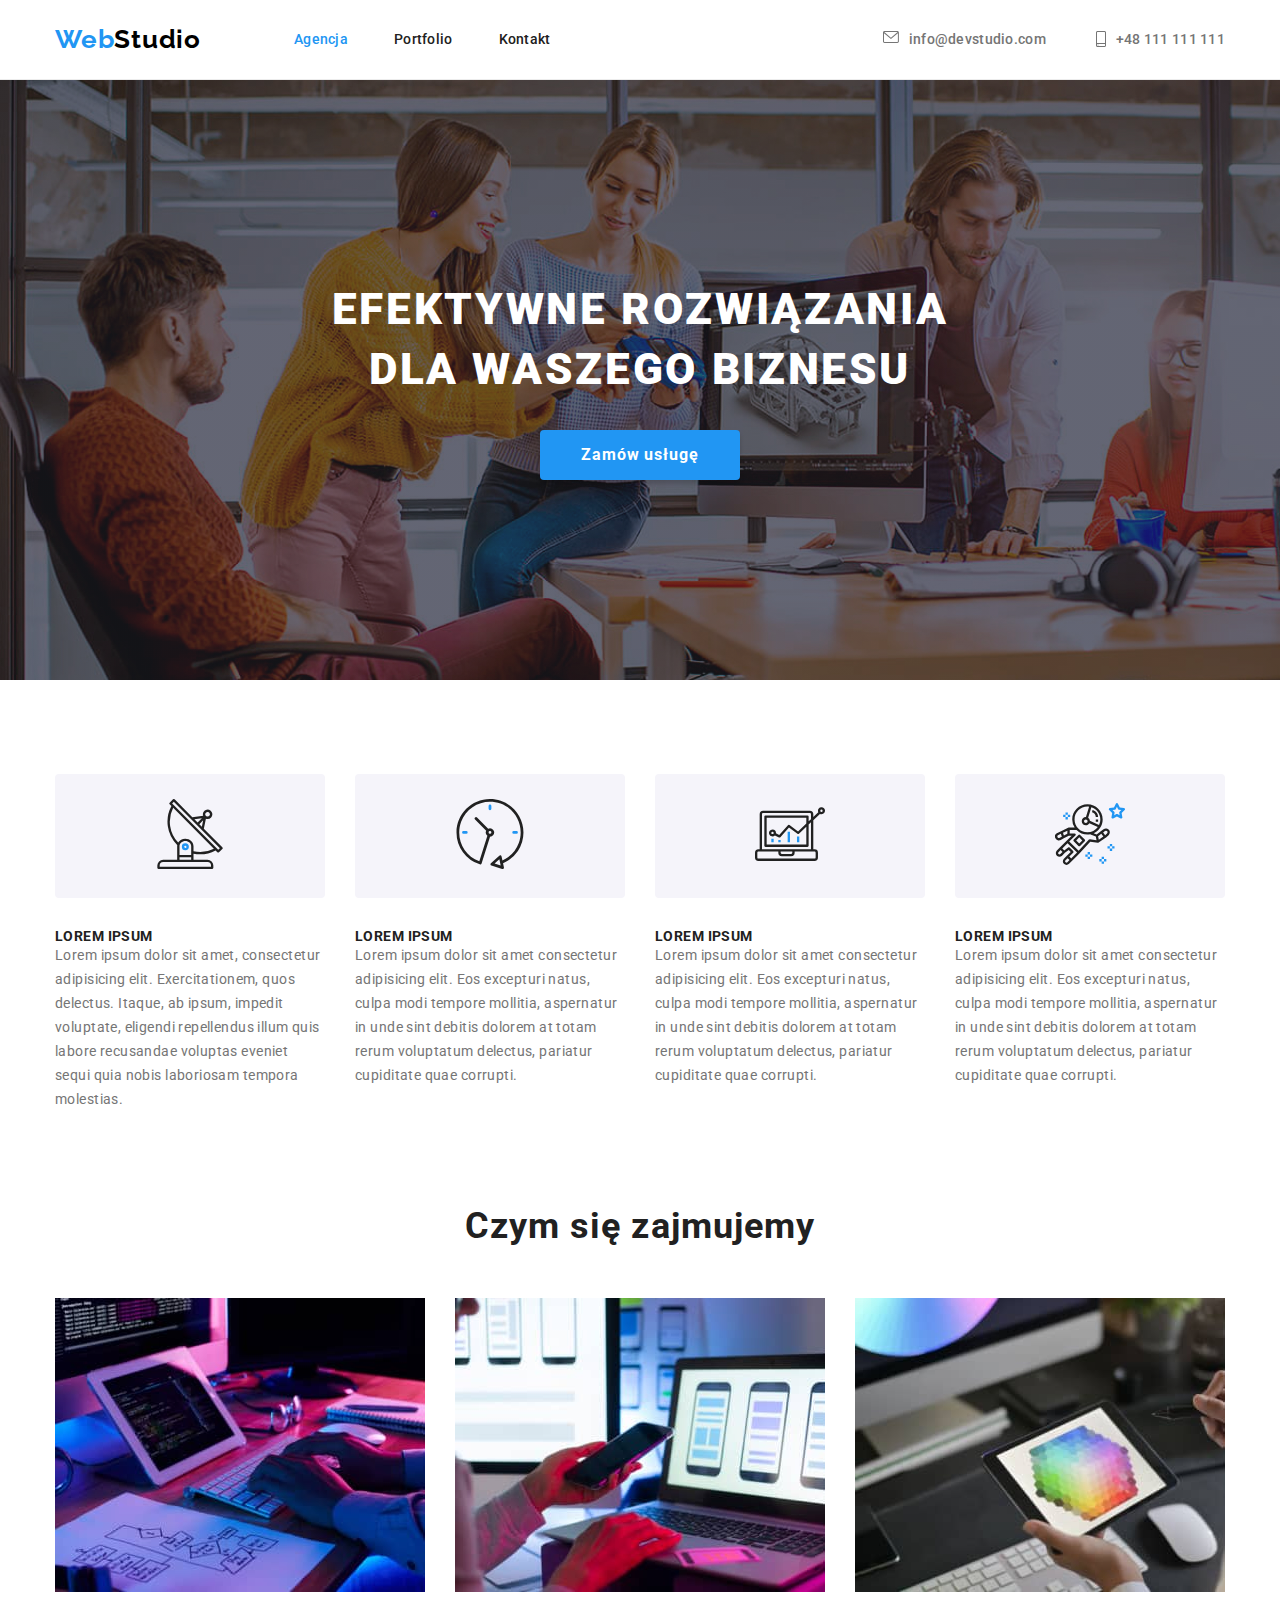
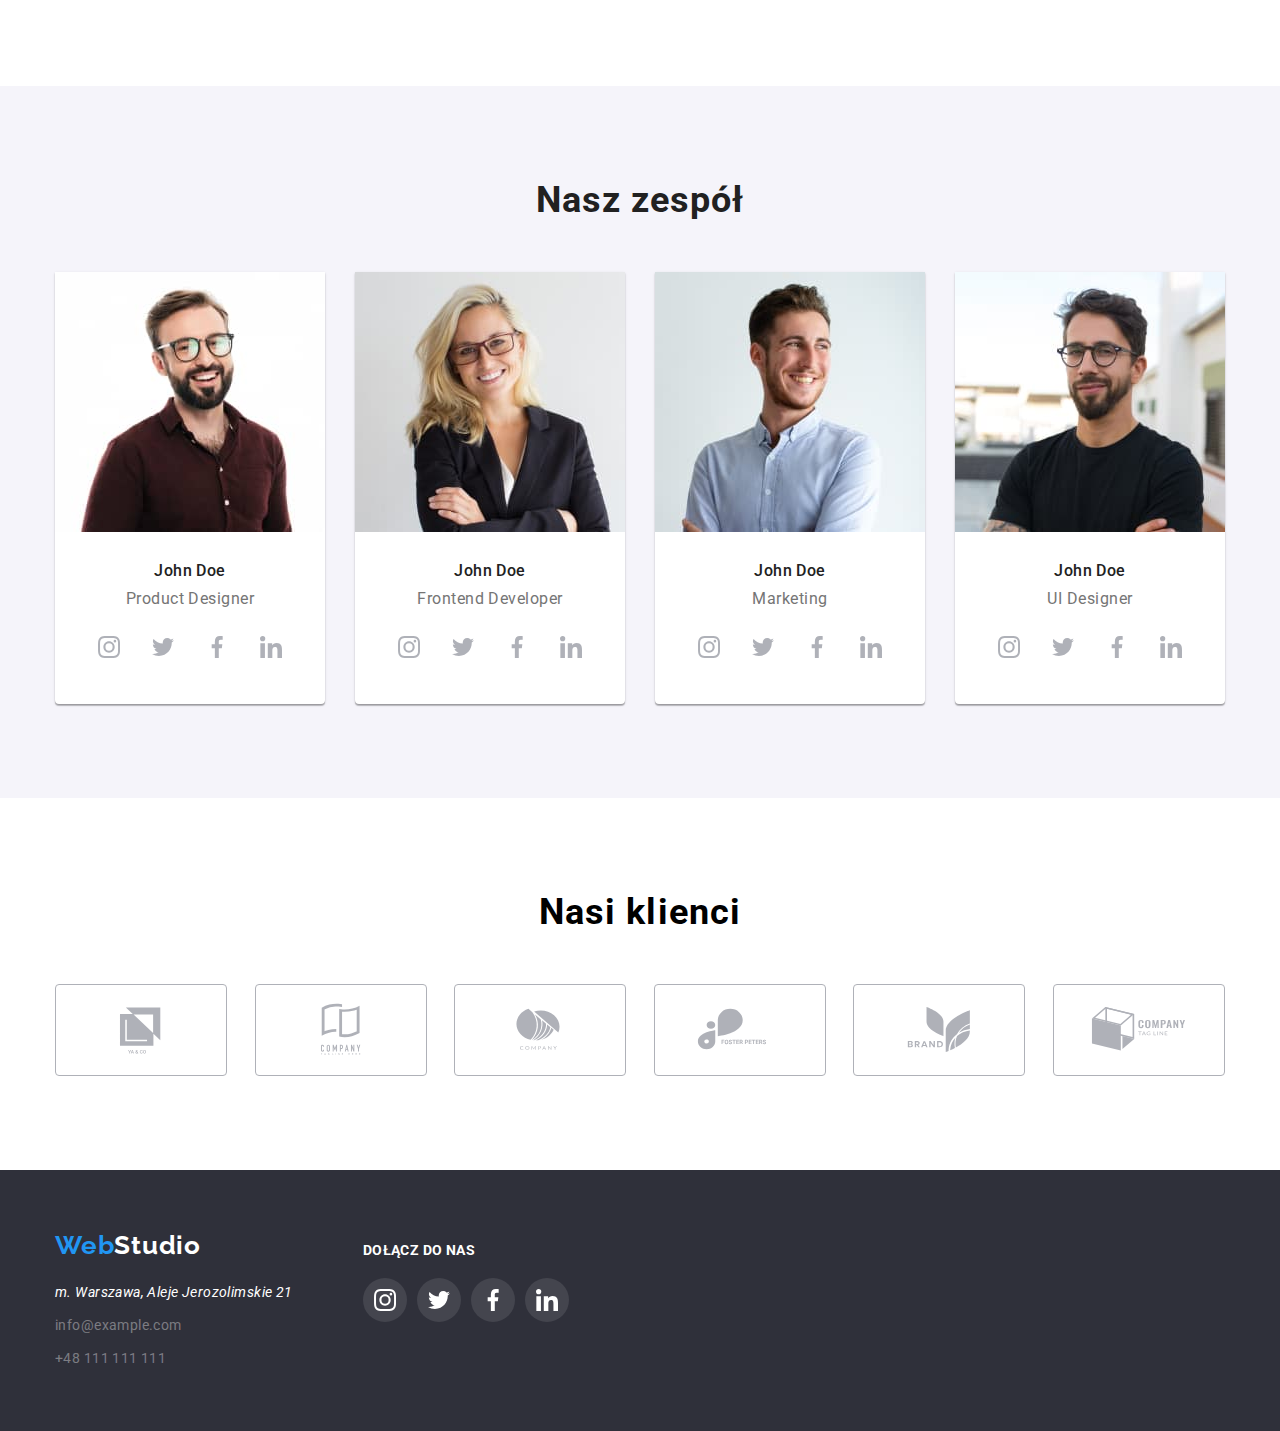
<file: index.html>
<!DOCTYPE html>
<html lang="pl">
	<head>
		<meta charset="UTF-8" />
		<meta http-equiv="X-UA-Compatible" content="IE=edge" />
		<meta name="viewport" content="width=device-width, initial-scale=1.0" />
		<link
			href="https://fonts.googleapis.com/css2?family=Raleway:wght@700&family=Roboto:wght@400;500;700;900&display=swap"
			rel="stylesheet"
		/>
		<link
			rel="stylesheet"
			href="https://cdnjs.cloudflare.com/ajax/libs/modern-normalize/1.0.0/modern-normalize.min.css"
		/>
		<link rel="stylesheet" href="css/styles.css" />
		<title>Document</title>
	</head>
	<body>
		<header class="header_box">
			<div class="conteiner header__conteiner--flex">
				<a href="index.html" class="header__logo"><span>Web</span>Studio</a>
				<nav class="header__nav">
					<ul class="header__nav--list">
						<li>
							<a href="index.html" class="header__nav--link active__page">Agencja</a>
						</li>
						<li>
							<a href="portfolio.html" class="header__nav--link">Portfolio</a>
						</li>
						<li><a href="#" class="header__nav--link">Kontakt</a></li>
					</ul>
				</nav>
				<ul class="header__contact--list">
					<li>
						<a href="mailto:info@devstudio.com" class="header__contact--mail"
							><svg class="header__contact--mail_icon" width="16" height="12">
								<use href="./images/icons.svg#icon-envelope"></use></svg
							><span>info@devstudio.com</span></a
						>
					</li>
					<li>
						<a href="tel:+48111111111" class="header__contact--phone"
							><svg class="header__contact--phone_icon" width="10" height="16">
								<use href="./images/icons.svg#icon-smartphone"></use></svg
							><span>+48 111 111 111</span></a
						>
					</li>
				</ul>
			</div>
		</header>
		<main>
			<section class="section__effective_solutions section">
				<div class="conteiner">
					<h1 class="section__effective_solutions--title">
						Efektywne rozwiązania dla waszego biznesu
					</h1>
					<button type="button" class="section__effective_solutions--button">
						<span>Zamów usługę</span>
					</button>
				</div>
			</section>
			<section class="section__loremipsum section">
				<div class="conteiner">
					<ul class="section__loremipsum--list">
						<li>
							<figure>
								<div class="section__loremipsum--image_box">
									<svg width="70" height="70">
										<use href="./images/icons.svg#icon-antenna-1"></use>
									</svg>
								</div>
								<figcaption>
									<h3 class="section__loremipsum--heading">LOREM IPSUM</h3>
									<p class="section__loremipsum--paragraph">
										Lorem ipsum dolor sit amet, consectetur adipisicing elit. Exercitationem, quos
										delectus. Itaque, ab ipsum, impedit voluptate, eligendi repellendus illum quis
										labore recusandae voluptas eveniet sequi quia nobis laboriosam tempora
										molestias.
									</p>
								</figcaption>
							</figure>
						</li>
						<li>
							<figure>
								<div class="section__loremipsum--image_box">
									<svg width="70" height="70">
										<use href="./images/icons.svg#icon-clock-1"></use>
									</svg>
								</div>
								<figcaption>
									<h3 class="section__loremipsum--heading">LOREM IPSUM</h3>
									<p class="section__loremipsum--paragraph">
										Lorem ipsum dolor sit amet consectetur adipisicing elit. Eos excepturi natus,
										culpa modi tempore mollitia, aspernatur in unde sint debitis dolorem at totam
										rerum voluptatum delectus, pariatur cupiditate quae corrupti.
									</p>
								</figcaption>
							</figure>
						</li>
						<li>
							<figure>
								<div class="section__loremipsum--image_box">
									<svg width="70" height="70">
										<use href="./images/icons.svg#icon-diagram-1"></use>
									</svg>
								</div>
								<figcaption>
									<h3 class="section__loremipsum--heading">LOREM IPSUM</h3>
									<p class="section__loremipsum--paragraph">
										Lorem ipsum dolor sit amet consectetur adipisicing elit. Eos excepturi natus,
										culpa modi tempore mollitia, aspernatur in unde sint debitis dolorem at totam
										rerum voluptatum delectus, pariatur cupiditate quae corrupti.
									</p>
								</figcaption>
							</figure>
						</li>
						<li>
							<figure>
								<div class="section__loremipsum--image_box">
									<svg width="70" height="70">
										<use href="./images/icons.svg#icon-astronaut-1"></use>
									</svg>
								</div>
								<figcaption>
									<h3 class="section__loremipsum--heading">LOREM IPSUM</h3>
									<p class="section__loremipsum--paragraph">
										Lorem ipsum dolor sit amet consectetur adipisicing elit. Eos excepturi natus,
										culpa modi tempore mollitia, aspernatur in unde sint debitis dolorem at totam
										rerum voluptatum delectus, pariatur cupiditate quae corrupti.
									</p>
								</figcaption>
							</figure>
						</li>
					</ul>
				</div>
			</section>
			<section class="section__job section">
				<div class="conteiner">
					<h2 class="section__job--heading">Czym się zajmujemy</h2>
					<ul class="section__job--list">
						<li>
							<img
								src="images/what-you-doing1.jpg"
								height="294"
								width="370"
								alt="Mężczyzna siedzi przy biurku i pisze kod na klawiaturze komputera. Obok klawiatury leży kartka z narysowanym schematem blokowym. "
							/>
						</li>

						<li>
							<img
								src="images/what-you-doing3.jpg"
								height="294"
								width="370"
								alt="Osoba trzyma telefon w lewej dłoni. Prawą dłoń ma umieszoną na gładziku komputera. Na ekranie komputera widać gify z telefonami"
							/>
						</li>
						<li>
							<img
								src="images/what-you-doing2.jpg"
								height="294"
								width="370"
								alt="Osoba trzyma tablet lewą ręką, w prawej trzyma długopis. Na tablecie jest wyświetlona paleta barw."
							/>
						</li>
					</ul>
				</div>
			</section>

			<section class="section__team section">
				<div class="conteiner">
					<h2 class="section__team--heading">Nasz zespół</h2>
					<ul class="section__team--list">
						<li>
							<figure class="section__team--figure">
								<img
									src="images/emp1.jpg"
									height="260"
									width="270"
									alt="Brodaty mężczyzna, w okularach. Ubrany jest w brązową dobrze dopasowaną koszulę."
								/>
								<figcaption class="section__team--figure_description">
									<h4>John Doe</h4>
									<p>Product Designer</p>
									<ul class="section__team--social_media">
										<li>
											<a
												class="section__team--social_media_link"
												href="https://www.instagram.com/"
												target="_blank"
												><svg width="44" height="44">
													<circle
														class="section__team--social_media_circle"
														r="22"
														cx="22"
														cy="22"
													/>
													<use
														class="section__team--social_media_icon"
														width="22"
														height="22"
														x="11"
														y="11"
														href="./images/icons.svg#icon-instagram-2"
													></use>
												</svg>
											</a>
										</li>
										<li>
											<a
												class="section__team--social_media_link"
												href="https://twitter.com/"
												target="_blank"
											>
												<svg width="44" height="44">
													<circle
														class="section__team--social_media_circle"
														r="22"
														cx="22"
														cy="22"
													/>
													<use
														class="section__team--social_media_icon"
														width="22"
														height="22"
														x="11"
														y="11"
														href="./images/icons.svg#icon-twitter-1"
													></use>
												</svg>
											</a>
										</li>
										<li>
											<a
												class="section__team--social_media_link"
												href="https://facebook.com/"
												target="_blank"
											>
												<svg width="44" height="44">
													<circle
														class="section__team--social_media_circle"
														r="22"
														cx="22"
														cy="22"
													/>
													<use
														class="section__team--social_media_icon"
														width="22"
														height="22"
														x="11"
														y="11"
														href="./images/icons.svg#icon-facebook-1"
													></use>
												</svg>
											</a>
										</li>
										<li>
											<a
												class="section__team--social_media_link"
												href="https://www.linkedin.com/"
												target="_blank"
											>
												<svg width="44" height="44">
													<circle
														class="section__team--social_media_circle"
														r="22"
														cx="22"
														cy="22"
													/>
													<use
														class="section__team--social_media_icon"
														width="22"
														height="22"
														x="11"
														y="11"
														href="./images/icons.svg#icon-linkedin-1"
													></use>
												</svg>
											</a>
										</li>
									</ul>
								</figcaption>
							</figure>
						</li>
						<li>
							<figure class="section__team--figure">
								<img
									src="images/emp2.jpg"
									height="260"
									width="270"
									alt="Dziewczyna, w bląd włosach. Ubrana w ciemną biznesową marynarkę. Ma okulary na twarzy i się usmiecha."
								/>
								<figcaption class="section__team--figure_description">
									<h4>John Doe</h4>
									<p>Frontend Developer</p>
									<ul class="section__team--social_media">
										<li>
											<a
												class="section__team--social_media_link"
												href="https://www.instagram.com/"
												target="_blank"
												><svg width="44" height="44">
													<circle
														class="section__team--social_media_circle"
														r="22"
														cx="22"
														cy="22"
													/>
													<use
														class="section__team--social_media_icon"
														width="22"
														height="22"
														x="11"
														y="11"
														href="./images/icons.svg#icon-instagram-2"
													></use>
												</svg>
											</a>
										</li>
										<li>
											<a
												class="section__team--social_media_link"
												href="https://twitter.com/"
												target="_blank"
											>
												<svg width="44" height="44">
													<circle
														class="section__team--social_media_circle"
														r="22"
														cx="22"
														cy="22"
													/>
													<use
														class="section__team--social_media_icon"
														width="22"
														height="22"
														x="11"
														y="11"
														href="./images/icons.svg#icon-twitter-1"
													></use>
												</svg>
											</a>
										</li>
										<li>
											<a
												class="section__team--social_media_link"
												href="https://facebook.com/"
												target="_blank"
											>
												<svg width="44" height="44">
													<circle
														class="section__team--social_media_circle"
														r="22"
														cx="22"
														cy="22"
													/>
													<use
														class="section__team--social_media_icon"
														width="22"
														height="22"
														x="11"
														y="11"
														href="./images/icons.svg#icon-facebook-1"
													></use>
												</svg>
											</a>
										</li>
										<li>
											<a
												class="section__team--social_media_link"
												href="https://www.linkedin.com/"
												target="_blank"
											>
												<svg width="44" height="44">
													<circle
														class="section__team--social_media_circle"
														r="22"
														cx="22"
														cy="22"
													/>
													<use
														class="section__team--social_media_icon"
														width="22"
														height="22"
														x="11"
														y="11"
														href="./images/icons.svg#icon-linkedin-1"
													></use>
												</svg>
											</a>
										</li>
									</ul>
								</figcaption>
							</figure>
						</li>
						<li>
							<figure class="section__team--figure">
								<img
									src="images/emp3.jpg"
									height="260"
									width="270"
									alt="Usmiechniety, młody mężczyzna, z delikatnym zarostem. Ubrany w białą koszulę."
								/>
								<figcaption class="section__team--figure_description">
									<h4>John Doe</h4>
									<p>Marketing</p>
									<ul class="section__team--social_media">
										<li>
											<a
												class="section__team--social_media_link"
												href="https://www.instagram.com/"
												target="_blank"
												><svg width="44" height="44">
													<circle
														class="section__team--social_media_circle"
														r="22"
														cx="22"
														cy="22"
													/>
													<use
														class="section__team--social_media_icon"
														width="22"
														height="22"
														x="11"
														y="11"
														href="./images/icons.svg#icon-instagram-2"
													></use>
												</svg>
											</a>
										</li>
										<li>
											<a
												class="section__team--social_media_link"
												href="https://twitter.com/"
												target="_blank"
											>
												<svg width="44" height="44">
													<circle
														class="section__team--social_media_circle"
														r="22"
														cx="22"
														cy="22"
													/>
													<use
														class="section__team--social_media_icon"
														width="22"
														height="22"
														x="11"
														y="11"
														href="./images/icons.svg#icon-twitter-1"
													></use>
												</svg>
											</a>
										</li>
										<li>
											<a
												class="section__team--social_media_link"
												href="https://facebook.com/"
												target="_blank"
											>
												<svg width="44" height="44">
													<circle
														class="section__team--social_media_circle"
														r="22"
														cx="22"
														cy="22"
													/>
													<use
														class="section__team--social_media_icon"
														width="22"
														height="22"
														x="11"
														y="11"
														href="./images/icons.svg#icon-facebook-1"
													></use>
												</svg>
											</a>
										</li>
										<li>
											<a
												class="section__team--social_media_link"
												href="https://www.linkedin.com/"
												target="_blank"
											>
												<svg width="44" height="44">
													<circle
														class="section__team--social_media_circle"
														r="22"
														cx="22"
														cy="22"
													/>
													<use
														class="section__team--social_media_icon"
														width="22"
														height="22"
														x="11"
														y="11"
														href="./images/icons.svg#icon-linkedin-1"
													></use>
												</svg>
											</a>
										</li>
									</ul>
								</figcaption>
							</figure>
						</li>
						<li>
							<figure class="section__team--figure">
								<img
									src="images/emp4.jpg"
									height="260"
									width="270"
									alt="Mężczyzna z zarostem. Ma okulary na twarzy. Ubrany w czarny t-shirt"
								/>
								<figcaption class="section__team--figure_description">
									<h4>John Doe</h4>
									<p>UI Designer</p>
									<ul class="section__team--social_media">
										<li>
											<a
												class="section__team--social_media_link"
												href="https://www.instagram.com/"
												target="_blank"
												><svg width="44" height="44">
													<circle
														class="section__team--social_media_circle"
														r="22"
														cx="22"
														cy="22"
													/>
													<use
														class="section__team--social_media_icon"
														width="22"
														height="22"
														x="11"
														y="11"
														href="./images/icons.svg#icon-instagram-2"
													></use>
												</svg>
											</a>
										</li>
										<li>
											<a
												class="section__team--social_media_link"
												href="https://twitter.com/"
												target="_blank"
											>
												<svg width="44" height="44">
													<circle
														class="section__team--social_media_circle"
														r="22"
														cx="22"
														cy="22"
													/>
													<use
														class="section__team--social_media_icon"
														width="22"
														height="22"
														x="11"
														y="11"
														href="./images/icons.svg#icon-twitter-1"
													></use>
												</svg>
											</a>
										</li>
										<li>
											<a
												class="section__team--social_media_link"
												href="https://facebook.com/"
												target="_blank"
											>
												<svg width="44" height="44">
													<circle
														class="section__team--social_media_circle"
														r="22"
														cx="22"
														cy="22"
													/>
													<use
														class="section__team--social_media_icon"
														width="22"
														height="22"
														x="11"
														y="11"
														href="./images/icons.svg#icon-facebook-1"
													></use>
												</svg>
											</a>
										</li>
										<li>
											<a
												class="section__team--social_media_link"
												href="https://www.linkedin.com/"
												target="_blank"
											>
												<svg width="44" height="44">
													<circle
														class="section__team--social_media_circle"
														r="22"
														cx="22"
														cy="22"
													/>
													<use
														class="section__team--social_media_icon"
														width="22"
														height="22"
														x="11"
														y="11"
														href="./images/icons.svg#icon-linkedin-1"
													></use>
												</svg>
											</a>
										</li>
									</ul>
								</figcaption>
							</figure>
						</li>
					</ul>
				</div>
			</section>
			<section class="section__customers section">
				<div class="conteiner">
					<h2 class="section__customers--heading">Nasi klienci</h2>
					<ul class="section__customers--list">
						<li class="section__customers--list_item">
							<a class="section__customers--img" href="#">
								<svg width="106" height="60">
									<use href="./images/icons.svg#icon-Logo-1"></use>
								</svg>
							</a>
						</li>
						<li class="section__customers--list_item">
							<a class="section__customers--img" href="#">
								<svg width="106" height="60">
									<use href="./images/icons.svg#icon-Logo-2"></use>
								</svg>
							</a>
						</li>
						<li class="section__customers--list_item">
							<a class="section__customers--img" href="#">
								<svg width="106" height="60">
									<use href="./images/icons.svg#icon-Logo-3"></use>
								</svg>
							</a>
						</li>
						<li class="section__customers--list_item">
							<a class="section__customers--img" href="#">
								<svg width="106" height="60">
									<use href="./images/icons.svg#icon-Logo-4"></use>
								</svg>
							</a>
						</li>
						<li class="section__customers--list_item">
							<a class="section__customers--img" href="#">
								<svg width="106" height="60">
									<use href="./images/icons.svg#icon-Logo-5"></use>
								</svg>
							</a>
						</li>
						<li class="section__customers--list_item">
							<a class="section__customers--img" href="#">
								<svg width="106" height="60">
									<use href="./images/icons.svg#icon-Logo-6"></use>
								</svg>
							</a>
						</li>
					</ul>
				</div>
			</section>
		</main>
		<footer class="footer--box">
			<div class="conteiner footer_flex">
				<div>
					<h3 class="footer--heading"><span>Web</span>Studio</h3>
					<address class="footer--address">m. Warszawa, Aleje Jerozolimskie 21</address>
					<ul class="footer--list">
						<li>
							<a href="mailto:info@example.com" class="footer__contact--mail">info@example.com</a>
						</li>
						<li>
							<a href="tel:+48111111111" class="footer__contact--phone">+48 111 111 111</a>
						</li>
					</ul>
				</div>
				<div class="footer__social_media--box">
					<h3 class="footer__social_media--heading">Dołącz do nas</h3>
					<ul class="footer__social_media--list">
						<li>
							<a
								class="footer__social_media--link"
								href="https://www.instagram.com/"
								target="_blank"
								><svg width="44" height="44">
									<circle class="footer__social_media--circle" r="22" cx="22" cy="22" />
									<use
										class="footer__social_media--icon"
										width="22"
										height="22"
										x="11"
										y="11"
										href="./images/icons.svg#icon-instagram-2"
									></use>
								</svg>
							</a>
						</li>
						<li>
							<a class="footer__social_media--link" href="https://twitter.com/" target="_blank">
								<svg width="44" height="44">
									<circle class="footer__social_media--circle" r="22" cx="22" cy="22" />
									<use
										class="footer__social_media--icon"
										width="22"
										height="22"
										x="11"
										y="11"
										href="./images/icons.svg#icon-twitter-1"
									></use>
								</svg>
							</a>
						</li>
						<li>
							<a class="footer__social_media--link" href="https://facebook.com/" target="_blank">
								<svg width="44" height="44">
									<circle class="footer__social_media--circle" r="22" cx="22" cy="22" />
									<use
										class="footer__social_media--icon"
										width="22"
										height="22"
										x="11"
										y="11"
										href="./images/icons.svg#icon-facebook-1"
									></use>
								</svg>
							</a>
						</li>
						<li>
							<a
								class="footer__social_media--link"
								href="https://www.linkedin.com/"
								target="_blank"
							>
								<svg width="44" height="44">
									<circle class="footer__social_media--circle" r="22" cx="22" cy="22" />
									<use
										class="footer__social_media--icon"
										width="22"
										height="22"
										x="11"
										y="11"
										href="./images/icons.svg#icon-linkedin-1"
									></use>
								</svg>
							</a>
						</li>
					</ul>
				</div>
			</div>
		</footer>
	</body>
</html>
</file>
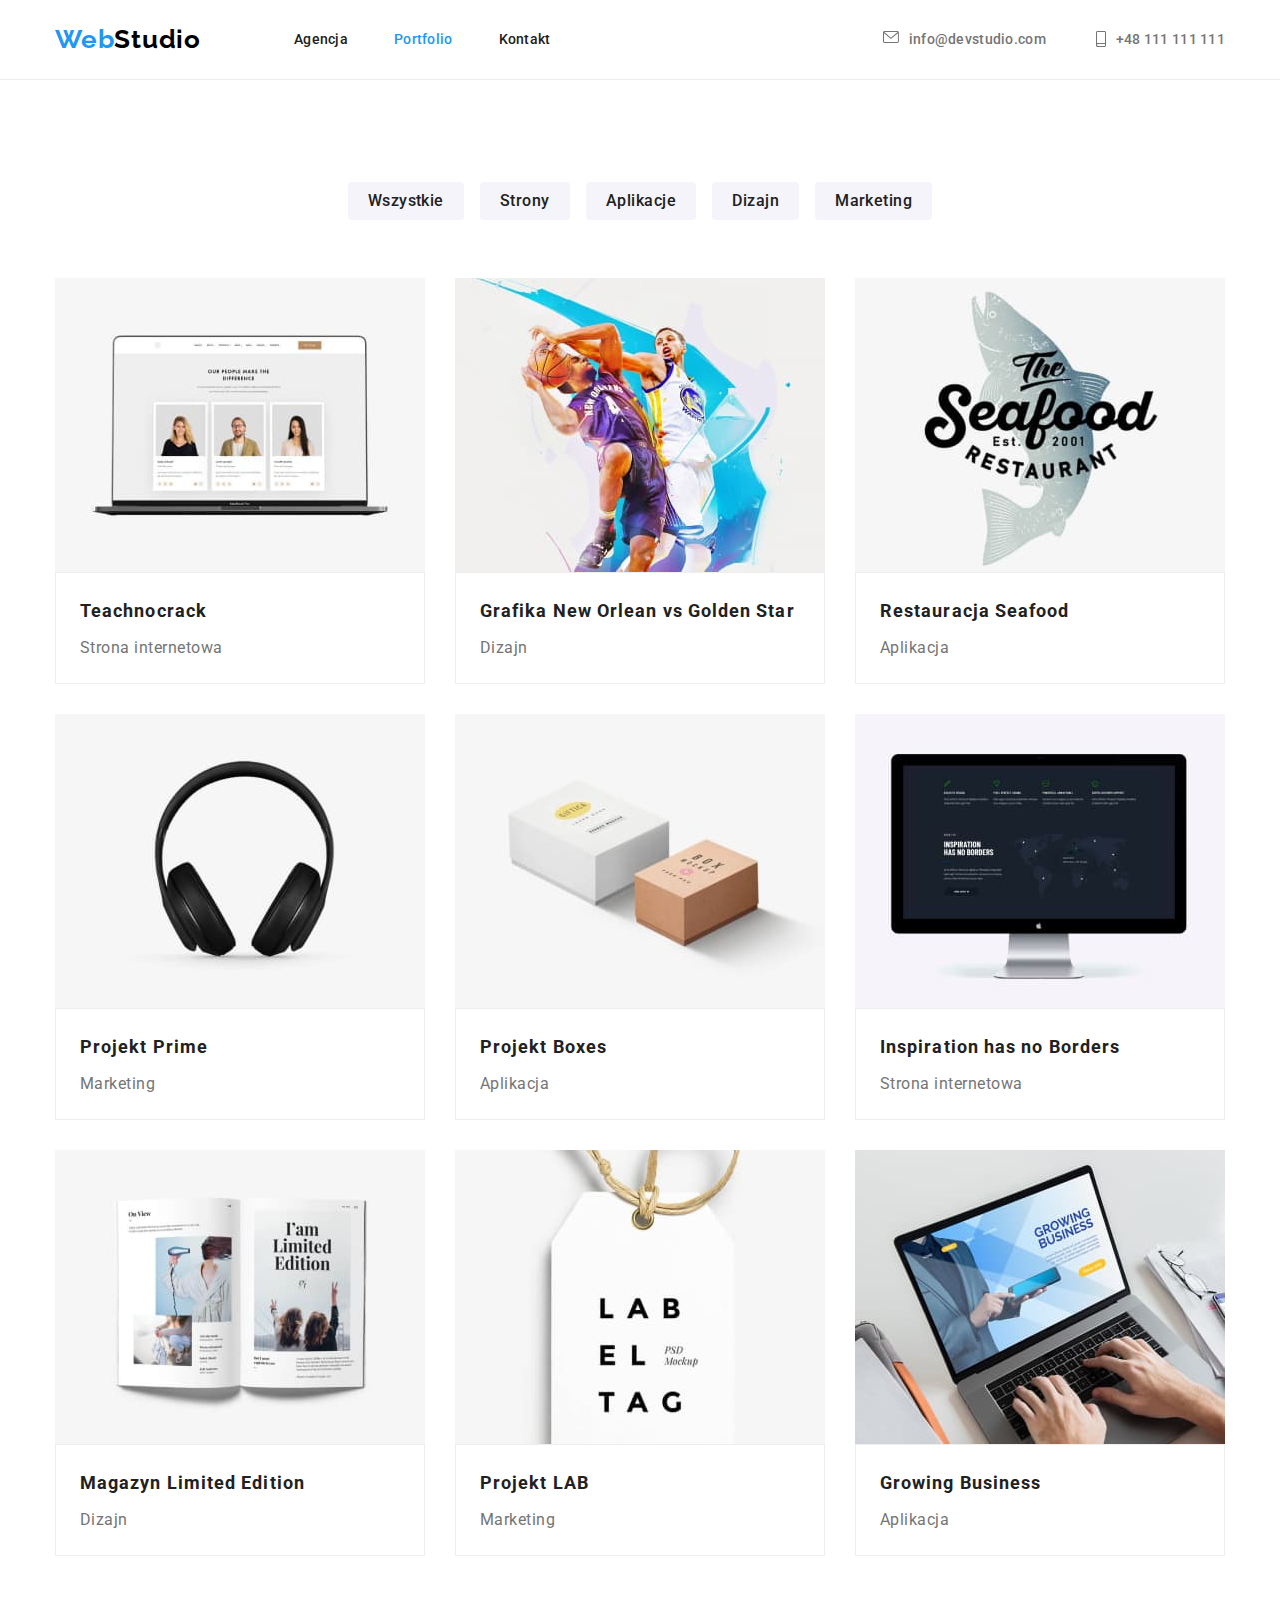
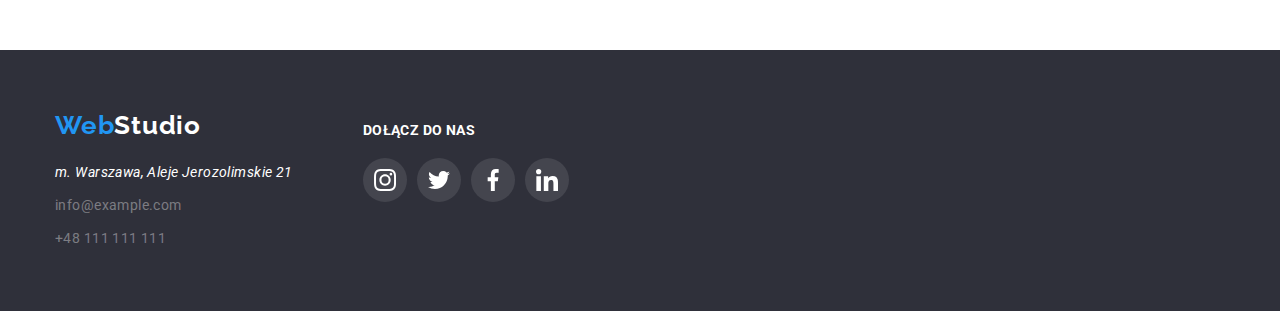
<file: portfolio.html>
<!DOCTYPE html>
<html lang="en">
	<head>
		<meta charset="UTF-8" />
		<meta http-equiv="X-UA-Compatible" content="IE=edge" />
		<meta name="viewport" content="width=device-width, initial-scale=1.0" />
		<link rel="preconnect" href="https://fonts.googleapis.com" />
		<link rel="preconnect" href="https://fonts.gstatic.com" crossorigin />

		<link
			rel="stylesheet"
			href="https://cdnjs.cloudflare.com/ajax/libs/modern-normalize/1.0.0/modern-normalize.min.css"
		/>
		<link
			href="https://fonts.googleapis.com/css2?family=Raleway:wght@700&family=Roboto:wght@400;500;700;900&display=swap"
			rel="stylesheet"
		/>
		<link rel="stylesheet" href="css/styles.css" />
		<title>Document</title>
	</head>
	<body>
		<header class="header_box">
			<div class="conteiner header__conteiner--flex">
				<a href="index.html" class="header__logo"><span>Web</span>Studio</a>
				<nav class="header__nav">
					<ul class="header__nav--list">
						<li>
							<a href="index.html" class="header__nav--link">Agencja</a>
						</li>
						<li>
							<a href="portfolio.html" class="header__nav--link active__page">Portfolio</a>
						</li>
						<li><a href="#" class="header__nav--link">Kontakt</a></li>
					</ul>
				</nav>
				<ul class="header__contact--list">
					<li>
						<a href="mailto:info@devstudio.com" class="header__contact--mail"
							><svg class="header__contact--mail_icon" width="16" height="12">
								<use href="./images/icons.svg#icon-envelope"></use></svg
							><span>info@devstudio.com</span></a
						>
					</li>
					<li>
						<a href="tel:+48111111111" class="header__contact--phone"
							><svg class="header__contact--phone_icon" width="10" height="16">
								<use href="./images/icons.svg#icon-smartphone"></use></svg
							><span>+48 111 111 111</span></a
						>
					</li>
				</ul>
			</div>
		</header>
		<main>
			<section class="portfolio__section section">
				<div class="conteiner">
					<ul class="portfolio__section__button--list">
						<li>
							<button type="button" class="portfolio__section--button">Wszystkie</button>
						</li>
						<li>
							<button type="button" class="portfolio__section--button">Strony</button>
						</li>
						<li>
							<button type="button" class="portfolio__section--button">Aplikacje</button>
						</li>
						<li>
							<button type="button" class="portfolio__section--button">Dizajn</button>
						</li>
						<li>
							<button type="button" class="portfolio__section--button">Marketing</button>
						</li>
					</ul>
					<ul class="portfolio__picture--list">
						<li>
							<figure class="portfolio__box--figure">
								<img
									src="images/portfolio-img1.jpg"
									height="294"
									width="370"
									alt="Strona internetowa na której możemy zobczyc zdjęcia trzech osób. Dwójkę dziewczyny i chłopaka"
								/>
								<figcaption class="portfolio__box--figure_description">
									<h4>Teachnocrack</h4>
									<p>Strona internetowa</p>
								</figcaption>
							</figure>
						</li>
						<li>
							<figure class="portfolio__box--figure">
								<img
									src="images/portfolio-img2.jpg"
									height="294"
									width="370"
									alt="Dwuch zawodników NBA walczy o piłkę"
								/>
								<figcaption class="portfolio__box--figure_description">
									<h4>Grafika New Orlean vs Golden Star</h4>
									<p>Dizajn</p>
								</figcaption>
							</figure>
						</li>
						<li>
							<figure class="portfolio__box--figure">
								<img
									src="images/portfolio-img3.jpg"
									height="294"
									width="370"
									alt="Logo The Seafood Restaurant na którym widziemy rybę"
								/>
								<figcaption class="portfolio__box--figure_description">
									<h4>Restauracja Seafood</h4>
									<p>Aplikacja</p>
								</figcaption>
							</figure>
						</li>
						<li>
							<figure class="portfolio__box--figure">
								<img
									src="images/portfolio-img4.jpg"
									height="294"
									width="370"
									alt="Słuchawki nauszne koloru czarnego"
								/>
								<figcaption class="portfolio__box--figure_description">
									<h4>Projekt Prime</h4>
									<p>Marketing</p>
								</figcaption>
							</figure>
						</li>
						<li>
							<figure class="portfolio__box--figure">
								<img
									src="images/portfolio-img5.jpg"
									height="294"
									width="370"
									alt="Dwa pudełka, jedno białe i większe drugie brązowe mniejsze"
								/>
								<figcaption class="portfolio__box--figure_description">
									<h4>Projekt Boxes</h4>
									<p>Aplikacja</p>
								</figcaption>
							</figure>
						</li>
						<li>
							<figure class="portfolio__box--figure">
								<img
									src="images/portfolio-img6.jpg"
									height="294"
									width="370"
									alt="Monitor na którym widzimy wyświetloną stronę internetową "
								/>
								<figcaption class="portfolio__box--figure_description">
									<h4>Inspiration has no Borders</h4>
									<p>Strona internetowa</p>
								</figcaption>
							</figure>
						</li>
						<li>
							<figure class="portfolio__box--figure">
								<img
									src="images/portfolio-img7.jpg"
									height="294"
									width="370"
									alt="Magazyn Limit Edition "
								/>
								<figcaption class="portfolio__box--figure_description">
									<h4>Magazyn Limited Edition</h4>
									<p>Dizajn</p>
								</figcaption>
							</figure>
						</li>
						<li>
							<figure class="portfolio__box--figure">
								<img
									src="images/portfolio-img8.jpg"
									height="294"
									width="370"
									alt="Pszywieszka koloru białego z napisem L A B E L T A G"
								/>
								<figcaption class="portfolio__box--figure_description">
									<h4>Projekt LAB</h4>
									<p>Marketing</p>
								</figcaption>
							</figure>
						</li>
						<li>
							<figure class="portfolio__box--figure">
								<img
									src="images/portfolio-img9.jpg"
									height="294"
									width="370"
									alt="Laptop z wyswietloną stroną GROWING BUSINESS"
								/>
								<figcaption class="portfolio__box--figure_description">
									<h4>Growing Business</h4>
									<p>Aplikacja</p>
								</figcaption>
							</figure>
						</li>
					</ul>
				</div>
			</section>
		</main>
		<footer class="footer--box">
			<div class="conteiner footer_flex">
				<div>
					<h3 class="footer--heading"><span>Web</span>Studio</h3>
					<address class="footer--address">m. Warszawa, Aleje Jerozolimskie 21</address>
					<ul class="footer--list">
						<li>
							<a href="mailto:info@example.com" class="footer__contact--mail">info@example.com</a>
						</li>
						<li>
							<a href="tel:+48111111111" class="footer__contact--phone">+48 111 111 111</a>
						</li>
					</ul>
				</div>
				<div class="footer__social_media--box">
					<h3 class="footer__social_media--heading">Dołącz do nas</h3>
					<ul class="footer__social_media--list">
						<li>
							<a
								class="footer__social_media--link"
								href="https://www.instagram.com/"
								target="_blank"
								><svg width="44" height="44">
									<circle class="footer__social_media--circle" r="22" cx="22" cy="22" />
									<use
										class="footer__social_media--icon"
										width="22"
										height="22"
										x="11"
										y="11"
										href="./images/icons.svg#icon-instagram-2"
									></use>
								</svg>
							</a>
						</li>
						<li>
							<a class="footer__social_media--link" href="https://twitter.com/" target="_blank">
								<svg width="44" height="44">
									<circle class="footer__social_media--circle" r="22" cx="22" cy="22" />
									<use
										class="footer__social_media--icon"
										width="22"
										height="22"
										x="11"
										y="11"
										href="./images/icons.svg#icon-twitter-1"
									></use>
								</svg>
							</a>
						</li>
						<li>
							<a class="footer__social_media--link" href="https://facebook.com/" target="_blank">
								<svg width="44" height="44">
									<circle class="footer__social_media--circle" r="22" cx="22" cy="22" />
									<use
										class="footer__social_media--icon"
										width="22"
										height="22"
										x="11"
										y="11"
										href="./images/icons.svg#icon-facebook-1"
									></use>
								</svg>
							</a>
						</li>
						<li>
							<a
								class="footer__social_media--link"
								href="https://www.linkedin.com/"
								target="_blank"
							>
								<svg width="44" height="44">
									<circle class="footer__social_media--circle" r="22" cx="22" cy="22" />
									<use
										class="footer__social_media--icon"
										width="22"
										height="22"
										x="11"
										y="11"
										href="./images/icons.svg#icon-linkedin-1"
									></use>
								</svg>
							</a>
						</li>
					</ul>
				</div>
			</div>
		</footer>
	</body>
</html>
</file>
<file: css/styles.css>
:root {
	--brand-color: #e5e5e5;
	--secondary-brand-color: #2f303a;

	--color-hover: #2196f3;

	--text-color: #ffffff;
	--secoundary-text-color: #212121;
	--third-text-color: #757575;
}

body {
	background-color: #fff;
	font-family: "Roboto", sans-serif;
	font-style: normal;
	font-weight: 400;
}
img {
	display: block;
}
* {
	box-sizing: border-box;
	margin: 0;
	padding: 0;
}
.conteiner {
	padding: 0 15px;
	width: 1200px;
}
.section {
	padding-top: 94px;
	padding-bottom: 94px;
}
.header_box {
	background-color: #ffffff;
	display: flex;
	justify-content: center;
	height: 80px;
	border-bottom: 1px solid #ececec;
}
.header__conteiner--flex {
	display: flex;
	align-items: center;
	padding: 15px;
}

.header__logo {
	font-family: "Raleway";
	text-decoration: none;
	font-weight: 700;
	font-size: 26px;
	line-height: 1.2;
	letter-spacing: 0.03em;
	color: #000000;
	display: block;
	padding-right: 93px;
}
.header__logo span {
	color: #2196f3;
}
.header__nav--list {
	list-style: none;
	display: flex;
}
.header__nav--link {
	text-decoration: none;
	font-weight: 500;
	font-size: 14px;
	line-height: 1.15;
	letter-spacing: 0.02em;
	color: var(--secoundary-text-color);
	display: block;
}
.header__nav--list li:not(:last-child) {
	padding-right: 46px;
}
.header__nav--link:hover {
	color: var(--color-hover);
}
.header__nav--link:focus {
	color: var(--color-hover);
}

.active__page {
	color: var(--color-hover);
}
.header__contact--list {
	list-style: none;
	display: flex;
	align-items: center;
	margin-left: auto;
}

.header__contact--mail {
	text-decoration: none;
	font-weight: 500;
	font-size: 14px;
	line-height: 1.15;
	letter-spacing: 0.02em;
	color: var(--third-text-color);
	fill: var(--third-text-color);
	display: block;
	display: flex;
}
.header__contact--phone {
	text-decoration: none;
	font-weight: 500;
	font-size: 14px;
	line-height: 1.15;
	letter-spacing: 0.02em;
	color: var(--third-text-color);
	fill: var(--third-text-color);
	display: flex;
}
.header__contact--phone svg:not(:last-child) {
	margin-right: 10px;
}
.header__contact--mail svg:not(:last-child) {
	margin-right: 10px;
}

.header__contact--list li:not(:last-child) {
	padding-right: 50px;
}
.header__contact--mail:hover,
.header__contact--mail:focus {
	color: var(--color-hover);
	fill: var(--color-hover);
}
.header__contact--phone:focus,
.header__contact--phone:hover {
	color: var(--color-hover);
	fill: var(--color-hover);
}

.section__effective_solutions {
	background-image: linear-gradient(0deg, rgba(47, 48, 58, 0.4) 0%, rgba(47, 48, 58, 0.4) 100%),
		url("../images/z.jpg");
	display: flex;
	height: 600px;
	justify-content: center;
	align-items: center;
	max-width: 1600px;
	background-size: auto;
	margin: 0 auto;
}

.section__effective_solutions--title {
	font-weight: 900;
	font-size: 44px;
	line-height: 1.36;
	text-align: center;
	letter-spacing: 0.06em;
	text-transform: uppercase;
	color: var(--text-color);

	width: 696px;
	height: 120px;
	margin: 0px auto 30px;
}
.section__effective_solutions--button {
	background: #2196f3;
	box-shadow: 0px 4px 4px rgba(0, 0, 0, 0.15);
	border-radius: 4px;
	border-width: 0px;
	cursor: pointer;
	font-family: "Roboto", sans-serif;

	/* text in box style */
	color: var(--text-color);
	font-weight: 700;
	font-size: 16px;
	line-height: 1.88;
	display: flex;
	align-items: center;
	text-align: center;
	letter-spacing: 0.06em;

	margin: 0 auto;
	padding: 10px 41px;
}
.section__effective_solutions--button:hover {
	background: #ffffff;
	color: var(--secoundary-text-color);
}
.section__effective_solutions--button:focus {
	background: #ffffff;
	color: var(--secoundary-text-color);
}
.section__effective_solutions--button:active {
	opacity: 0.5;
}
.section__loremipsum {
	display: flex;
	justify-content: center;
}
.section__loremipsum--list {
	list-style: none;
	display: flex;
	height: 100%;
}
.section__loremipsum--list li:not(:last-child) {
	padding-right: 30px;
}
.section__loremipsum--heading {
	font-weight: 700;
	font-size: 14px;
	line-height: 1.15;
	letter-spacing: 0.03em;
	text-transform: uppercase;
	color: var(--secoundary-text-color);
}
.section__loremipsum--paragraph {
	font-size: 14px;
	line-height: 1.71;
	letter-spacing: 0.03em;
	color: var(--third-text-color);
}
.section__loremipsum--image_box {
	background-color: #f5f4fa;
	border-radius: 4px;
	margin-bottom: 30px;
}
.section__loremipsum--list svg {
	margin: 25px 100px;
}
.section__job {
	display: flex;
	padding-top: 0px;
	height: 100%;
	justify-content: center;
}
.section__job--list {
	list-style: none;
	display: flex;
	justify-content: space-between;
}
.section__job--list li:not(:last-child) {
	padding-right: 30px;
}

.section__job--heading {
	font-weight: 700;
	font-size: 36px;
	line-height: 1.16;
	text-align: center;
	letter-spacing: 0.03em;
	color: var(--secoundary-text-color);
	padding-bottom: 50px;
}
.section__team {
	background-color: #f5f4fa;
	display: flex;
	justify-content: center;
}
.section__team--list > li:not(:last-child) {
	padding-right: 30px;
}
.section__team--list {
	list-style: none;
	display: flex;
	justify-content: space-between;
}
.section__team--heading {
	font-weight: 700;
	font-size: 36px;
	line-height: 1.16;
	text-align: center;
	letter-spacing: 0.03em;
	color: var(--secoundary-text-color);
	padding-bottom: 50px;
}
.section__team--figure {
	background: #ffffff;
	/* material shadow v1 */
	box-shadow: 0px 1px 3px rgba(0, 0, 0, 0.12), 0px 1px 1px rgba(0, 0, 0, 0.14),
		0px 2px 1px rgba(0, 0, 0, 0.2);
	border-radius: 0px 0px 4px 4px;
	justify-content: center;
}

.section__team--figure_description {
	font-size: 16px;
	line-height: 1.18;
	text-align: center;
	letter-spacing: 0.03em;
}
.section__team--figure_description h4 {
	font-weight: 500;
	color: var(--secoundary-text-color);
	padding-top: 30px;
	padding-bottom: 10px;
}
.section__team--figure_description p {
	color: var(--third-text-color);
	margin-bottom: 16px;
}
.section__team--social_media {
	display: flex;
	justify-content: space-between;
	list-style: none;
	padding: 0px 32px 30px;
}
.section__team--social_media_link:hover svg circle {
	fill: var(--color-hover);
}
.section__team--social_media_link:focus svg circle {
	fill: var(--color-hover);
}
.section__team--social_media_link:hover svg use {
	fill: var(--text-color);
}
.section__team--social_media_link:focus svg use {
	fill: var(--text-color);
}
.section__team--social_media_circle {
	fill: #ffffff;
}
.section__team--social_media_icon {
	fill: #afb1b8;
}
.section__customers {
	display: flex;
	justify-content: center;
}
.section__customers--img{
	width: 172px;
	height: 92px;
	fill: #afb1b8;
	border: 1px solid #afb1b8;
	border-radius: 4px;
	display: flex;
	justify-content:center;
	align-items: center;
}
.section__customers--img:hover{
	border: 1px solid var(--color-hover);
	border-radius: 4px;
	fill: var(--color-hover);
}

.section__customers--img:focus{
	border: 1px solid var(--color-hover);
	border-radius: 4px;
	fill:var(--color-hover)
}
.section__customers--list_item:not(:last-child) {
	margin-right: 26px;
}

.section__customers--heading {
	font-weight: 700;
	font-size: 36px;
	line-height: 1.16;
	text-align: center;
	letter-spacing: 0.03em;
	margin-bottom: 50px;
}
.section__customers--list {
	list-style: none;
	display: flex;
	justify-content: space-between;
}
.footer--box {
	background-color: var(--secondary-brand-color);
	display: flex;
	justify-content: center;
	padding: 60px 0 60px;
}
.footer--heading {
	font-family: "Raleway";
	font-weight: 700;
	font-size: 26px;
	line-height: 1.2;
	letter-spacing: 0.03em;
	color: #ffffff;
	padding-bottom: 20px;
}
.footer--heading span {
	color: #2196f3;
}
.footer--address {
	font-size: 14px;
	line-height: 1.71;
	letter-spacing: 0.03em;
	color: #ffffff;
	padding-bottom: 9px;
}
.footer--list {
	list-style: none;
}
.footer--list li:not(:last-child) {
	padding-bottom: 9px;
}
.footer__contact--mail,
.footer__contact--phone {
	text-decoration: none;
	font-size: 14px;
	line-height: 1.71;
	letter-spacing: 0.03em;
	color: #ffffff60;
}
.footer__contact--mail:hover,
.footer__contact--phone:hover {
	color: var(--color-hover);
}
.footer__contact--mail:focus,
.footer__contact--phone:focus {
	color: var(--color-hover);
}
.footer__social_media--box {
	width: 206px;
	height: 80px;

	margin-left: 70px;
}
.footer__social_media--heading {
	font-weight: 700;
	font-size: 14px;
	line-height: 1, 15;
	letter-spacing: 0.03em;
	text-transform: uppercase;
	color: var(--text-color);
	margin-top: 12px;
	margin-bottom: 20px;
}
.footer__social_media--list {
	display: flex;
	justify-content: space-between;
	list-style: none;
}

.footer__social_media--link:hover svg circle {
	fill: var(--color-hover);
}
.footer__social_media--link:focus svg circle {
	fill: var(--color-hover);
}
.footer__social_media--circle {
	fill: #ffffff1a;
}
.footer__social_media--icon {
	fill: #ffffff;
}
.portfolio__section {
	display: flex;
	justify-content: center;
}
.portfolio__section__button--list {
	display: flex;
	list-style: none;
	justify-content: center;
	padding-bottom: 50px;
}
.portfolio__section--button {
	font-weight: 500;
	font-size: 16px;
	line-height: 1.61;
	text-align: center;
	letter-spacing: 0.03em;
	color: var(--secoundary-text-color);
	background: #f5f4fa;
	border-width: 0px;
	cursor: pointer;
	font-family: "Roboto", sans-serif;
	padding: 6px 20px;
	margin: 8px;
	border-radius: 4px;
}

.portfolio__section--button:hover {
	background: var(--color-hover);
	color: var(--text-color);
	box-shadow: 0px 3px 1px rgba(0, 0, 0, 0.1), 0px 1px 2px rgba(0, 0, 0, 0.08),
		0px 2px 2px rgba(0, 0, 0, 0.12);
}
.portfolio__section--button:focus {
	background: var(--color-hover);
	color: var(--text-color);
	box-shadow: 0px 3px 1px rgba(0, 0, 0, 0.1), 0px 1px 2px rgba(0, 0, 0, 0.08),
		0px 2px 2px rgba(0, 0, 0, 0.12);
}
.portfolio__picture--list {
	list-style: none;
	display: flex;
	flex-wrap: wrap;
	gap: 30px;
	justify-content: center;
}
.portfolio__box--figure {
	background: #ffffff;
	/* border: 1px solid #eeeeee; */
}
.portfolio__box--figure:hover {
	box-shadow: 0px 1px 1px rgba(0, 0, 0, 0.12), 0px 4px 4px rgba(0, 0, 0, 0.06),
		1px 4px 6px rgba(0, 0, 0, 0.16);
	cursor: pointer;
}
.portfolio__box--figure:focus {
	box-shadow: 0px 1px 1px rgba(0, 0, 0, 0.12), 0px 4px 4px rgba(0, 0, 0, 0.06),
		1px 4px 6px rgba(0, 0, 0, 0.16);
	cursor: pointer;
}
.portfolio__box--figure_description {
	border: 1px solid #eeeeee;
}
.portfolio__box--figure_description h4 {
	font-weight: 700;
	font-size: 18px;
	line-height: 2;
	letter-spacing: 0.06em;
	color: var(--secoundary-text-color);
	padding: 20px 24px 2px;
}
.portfolio__box--figure_description p {
	font-size: 16px;
	line-height: 1.88;
	letter-spacing: 0.03em;
	color: var(--third-text-color);
	padding: 2px 24px 20px;
}

.footer_flex {
	display: flex;
}
</file>
